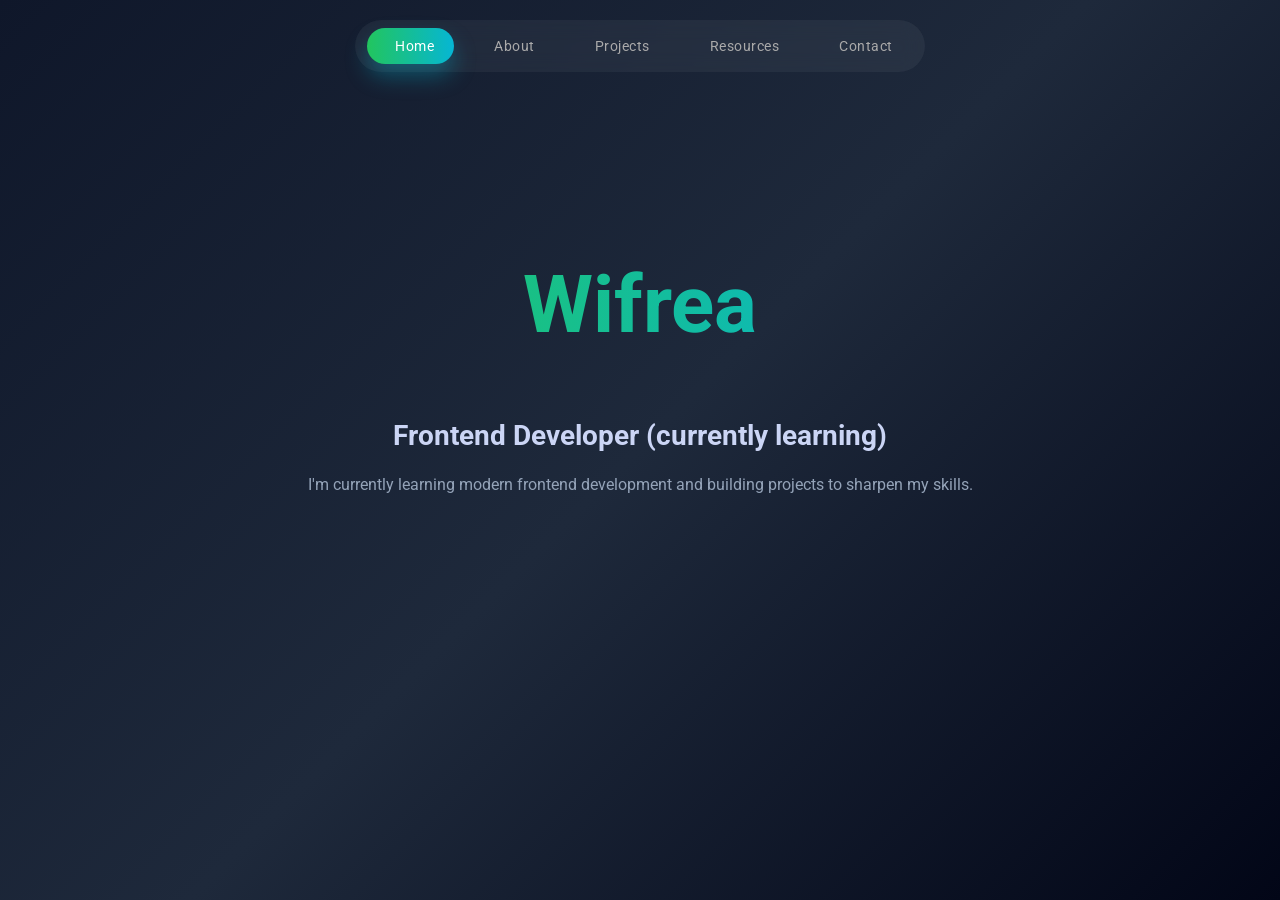
<file: index.html>
<!DOCTYPE html>
<html lang="en">
<head>
    <meta charset="UTF-8" />
    <meta name="viewport" content="width=device-width, initial-scale=1.0" />
    <title>Home</title>

    <link rel="icon" type="image/jpeg" href="assets/svg/pfp.jpg" />

    <link href="https://fonts.googleapis.com/css2?family=Material+Symbols+Outlined" rel="stylesheet" />
    <link rel="stylesheet" href="./styles.css" />

    <link href="https://fonts.googleapis.com/css2?family=Roboto:wght@400;700&display=swap" rel="stylesheet" />
    
    <link rel="preconnect" href="https://fonts.googleapis.com" />
    <link rel="preconnect" href="https://fonts.gstatic.com" crossorigin />

    <link href="https://fonts.googleapis.com/css2?family=Roboto:ital,wght@0,100..900;1,100..900&display=swap" rel="stylesheet" />

    <style>
        @import url('https://fonts.googleapis.com/css2?family=Roboto:ital,wght@0,100..900;1,100..900&display=swap');
    </style>
</head>

<body>
    <section class="hero">
    <nav class="navbar">
        <a href="./index.html" class="nav-button active">
            <span class="material-symbols-outlined"></span> Home
        </a>

        <a href="./pages/about.html" class="nav-button">
            <span class="material-symbols-outlined"></span> About
        </a>

        <a href="./pages/projects.html" class="nav-button">
            <span class="material-symbols-outlined"></span> Projects
        </a>

        <a href="./pages/resources.html" class="nav-button">
            <span class="material-symbols-outlined"></span> Resources
        </a>

        <a href="./pages/contact.html" class="nav-button">
            <span class="material-symbols-outlined"></span> Contact
        </a>
    </nav>
    <div class="hero-content">
        <h1>Wifrea</h1>
        <h2>Frontend Developer (currently learning)</h2>
        <p>
            I'm currently learning modern frontend development and building projects to sharpen my skills.
        </p>
    </div>
    </section>
</body>
</html>
</file>
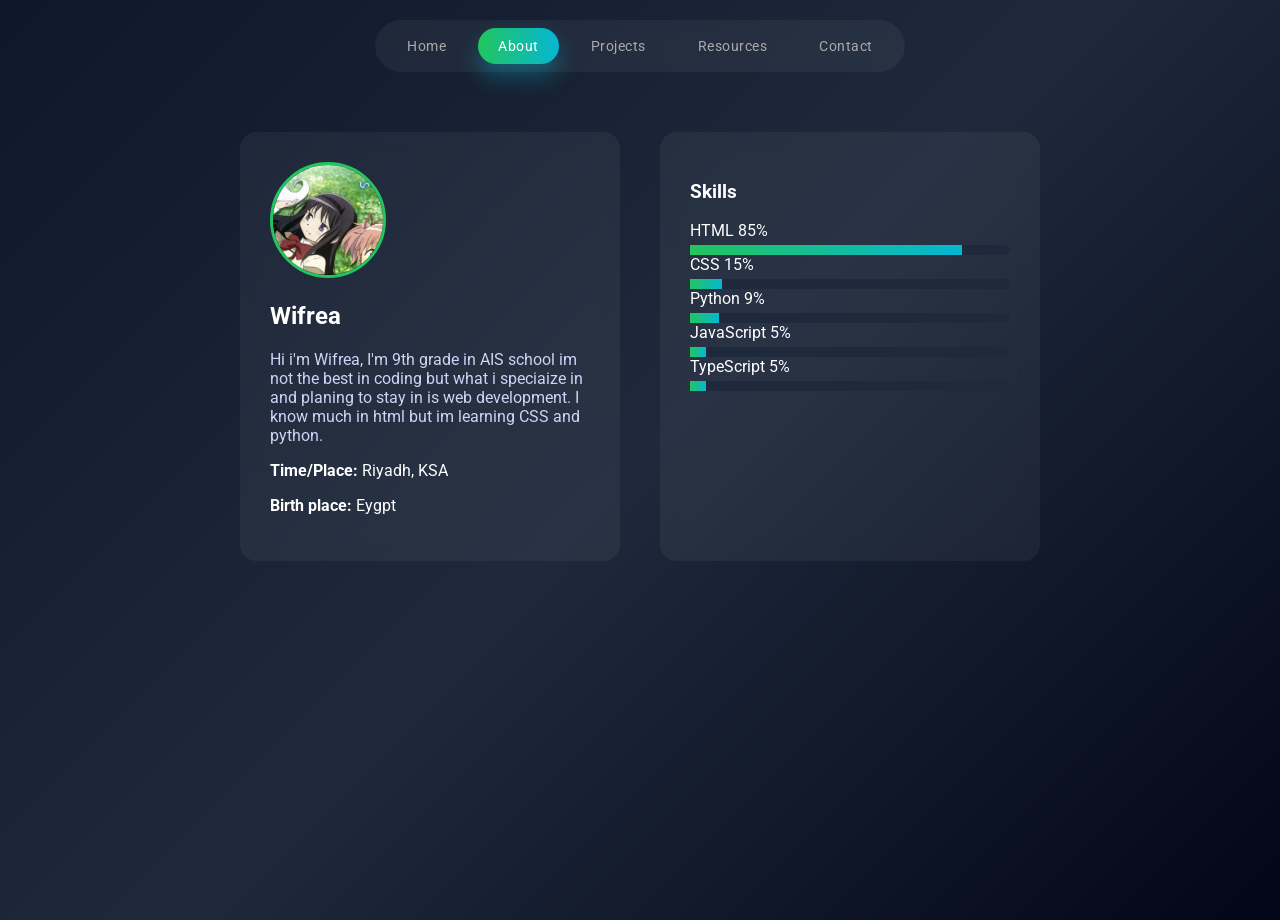
<file: pages/about.html>
<!DOCTYPE html>
<html lang="en">
<head>
    <meta charset="UTF-8">
    <meta name="viewport" content="width=device-width, initial-scale=1.0">
    <title>About Me</title>

    <link rel="stylesheet" href="../styles.css">
    <link rel="icon" type="image/jpeg" href="assets/svg/pfp.jpg">

    <link href="https://fonts.googleapis.com/css2?family=Roboto:wght@400;700&display=swap" rel="stylesheet">
</head>

<body class="about-page">

    <div class="navbar">
        <a href="https://srv-gthb.github.io" class="nav-button">Home</a>
        <a href="about.html" class="nav-button active">About</a>
        <a href="projects.html" class="nav-button">Projects</a>
        <a href="resources.html" class="nav-button">Resources</a>
        <a href="contact.html" class="nav-button">Contact</a>
    </div>

    <div class="about-container">

        <div class="profile-card">
            <div class="pfp">
                <img src="../assets/svg/pfp.jpg" alt="Profile Picture">
            </div>

            <h2>Wifrea</h2>

            <p class="bio">
                Hi i'm Wifrea, I'm 9th grade in AIS school im not the best in coding but what i speciaize in and planing to stay in is web development. I know much in html but im learning CSS and python.
            </p>

            <div class="info-text">
                <p><strong>Time/Place:</strong> Riyadh, KSA</p>
                <p><strong>Birth place:</strong> Eygpt</p>
            </div>
        </div>

        <div class="skills-card">
            <h3>Skills</h3>

            <div class="skill">
                <span>HTML 85%</span>
                <div class="bar">
                    <div class="progress" style="width: 85%"></div>
                </div>
            </div>

            <div class="skill">
                <span>CSS 15%</span>
                <div class="bar">
                    <div class="progress" style="width: 10%"></div>
                </div>
            </div>

            <div class="skill">
                <span>Python 9%</span>
                <div class="bar">
                    <div class="progress" style="width: 9%"></div>
                </div>
            </div>

             <div class="skill">
                <span>JavaScript 5%</span>
                <div class="bar">
                    <div class="progress" style="width: 5%"></div>
                </div>

            <div class="skill">
                <span>TypeScript 5%</span>
                <div class="bar">
                    <div class="progress" style="width: 5%"></div>
                </div>

        </div>

    </div>

</body>
</html>
</file>
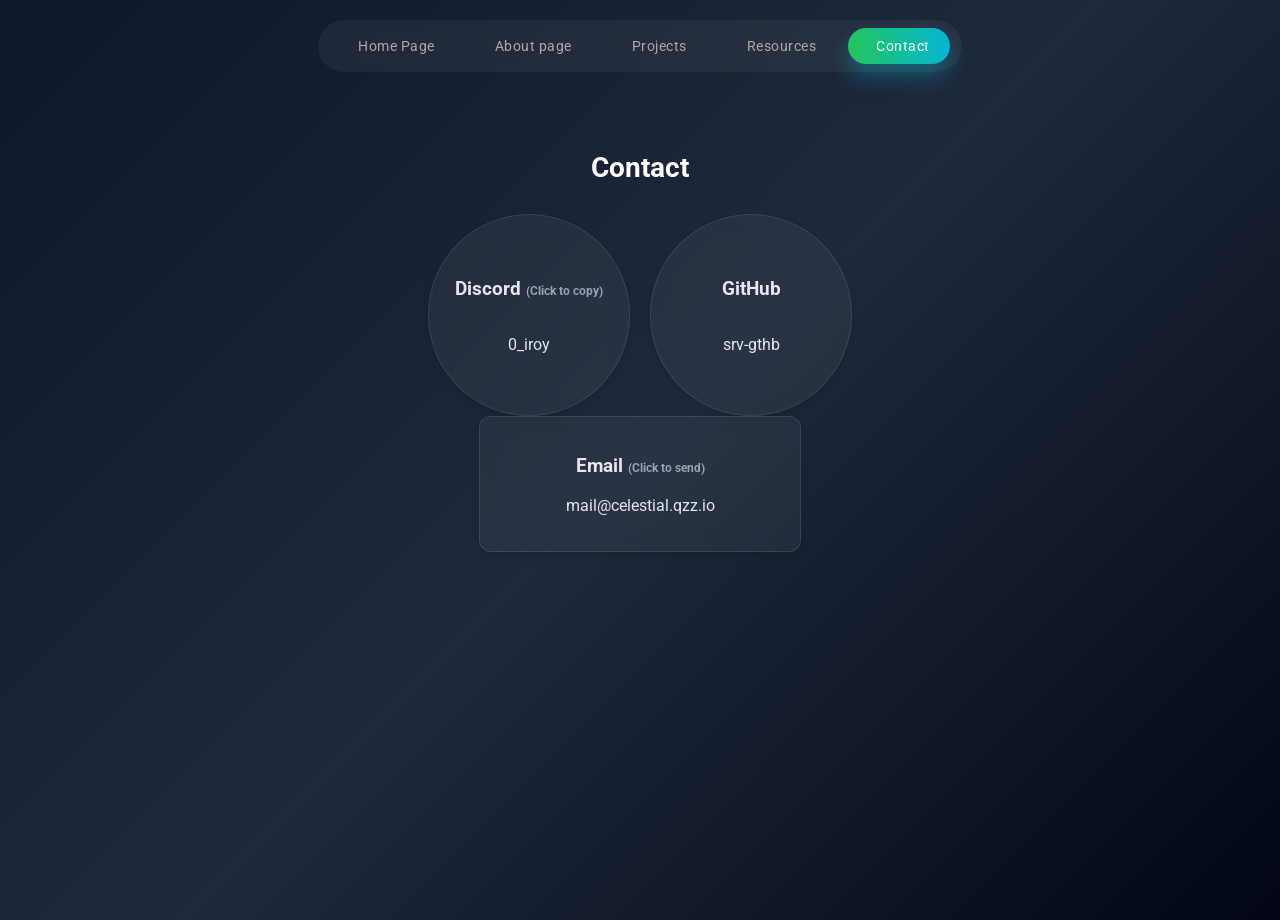
<file: pages/contact.html>
<!DOCTYPE html>
<html lang="en">
<head>
    <meta charset="UTF-8">
    <meta name="viewport" content="width=device-width, initial-scale=1.0">
    <title>Contact</title>

    <link href="https://fonts.googleapis.com/css2?family=Material+Symbols+Outlined" rel="stylesheet" />
    <link rel="stylesheet" href="../styles.css">

    <link href="https://fonts.googleapis.com/css2?family=Roboto:wght@400;700&display=swap" rel="stylesheet">
    
    <link rel="preconnect" href="https://fonts.googleapis.com">
    <link rel="preconnect" href="https://fonts.gstatic.com" crossorigin>
    
    <link href="https://fonts.googleapis.com/css2?family=Roboto:ital,wght@0,100..900;1,100..900&display=swap" rel="stylesheet">

    <style>
        @import url('https://fonts.googleapis.com/css2?family=Roboto:ital,wght@0,100..900;1,100..900&display=swap');
    </style>
</head>

<body class="contact-page">
    <div class="navbar">
        <a href="https://srv-gthb.github.io" class="nav-button">
            <span class="material-symbols-outlined"></span> Home Page
        </a>

        <a href="about.html" class="nav-button">
            <span class="material-symbols-outlined"></span> About page
        </a>
        
        <a href="projects.html" class="nav-button">
            <span class="material-symbols-outlined"></span> Projects
        </a>

        <a href="resources.html" class="nav-button">
            <span class="material-symbols-outlined"></span> Resources
        </a>

        <a href="contact.html" class="nav-button active">
            <span class="material-symbols-outlined"></span> Contact
        </a>
    </div>

    <div class="contact-container">
        <h1 class="contact-title">Contact</h1>

        <div class="circle-row">
            <div class="contact-circle" onclick="copyDiscord()" style="cursor: pointer;">
                <h3>Discord <span class="action-text">(Click to copy)</span></h3>
                <p>0_iroy</p>
            </div>

            <a href="https://github.com/srv-gthb" target="_blank" class="contact-circle link-item">
                <h3>GitHub</h3>
                <p>srv-gthb</p>
            </a>
        </div>

        <div class="rectangle-row">
            <a href="mailto:mail@celestial.qzz.io" class="contact-rectangle link-item">
                <h3>Email <span class="action-text">(Click to send)</span></h3>
                <p>mail@celestial.qzz.io</p>
            </a>
        </div>
    </div>

    <script>
        function copyDiscord() {
            // Get the text from the paragraph
            const text = "0_iroy";

            // Copy to clipboard
            navigator.clipboard.writeText(text).then(() => {
                alert("Discord username copied: " + text);
            }).catch(err => {
                console.error('Failed to copy: ', err);
            });
        }
    </script>
</body>
</html>
</file>
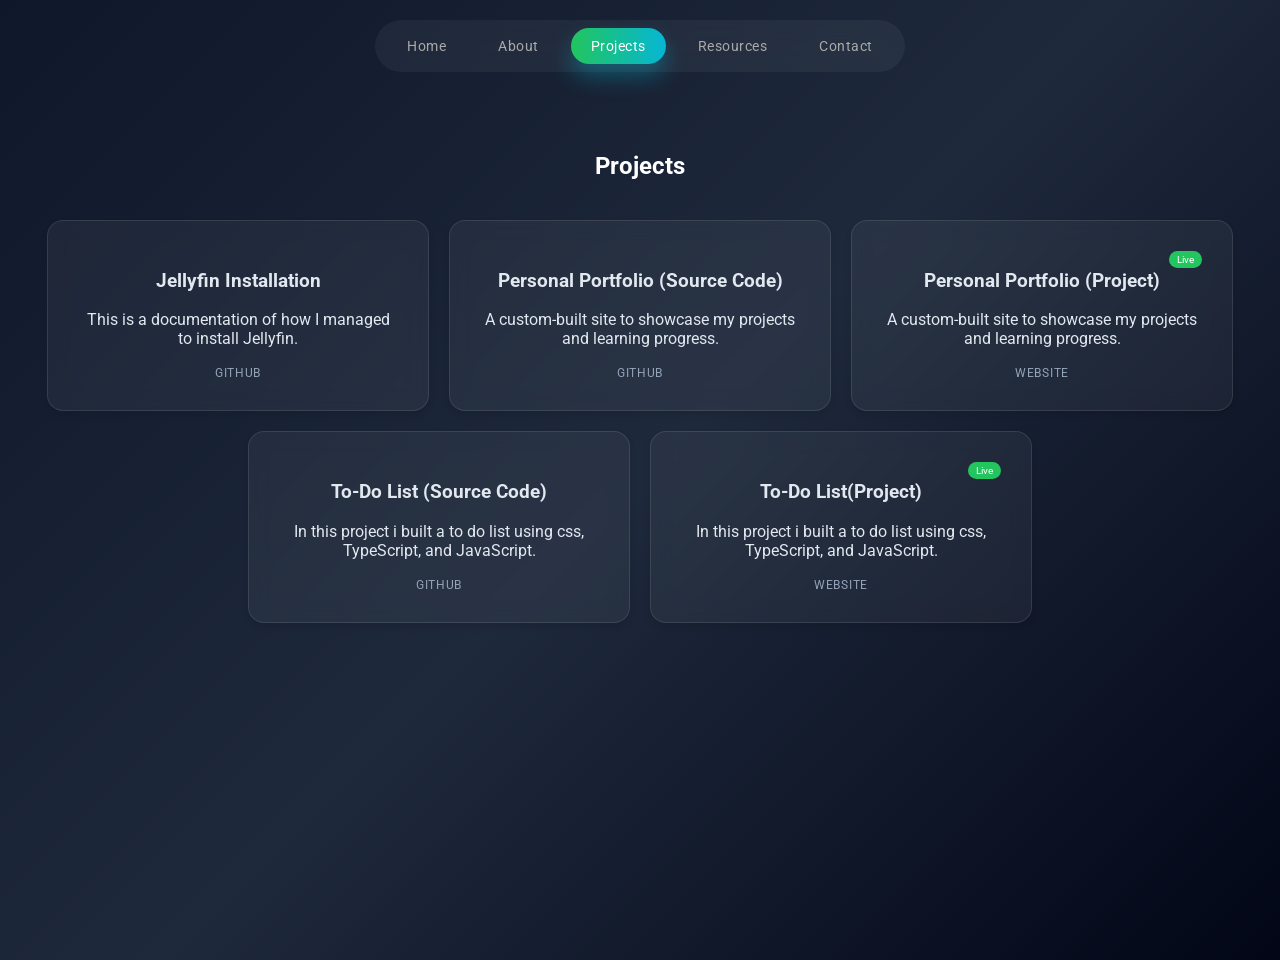
<file: pages/projects.html>
<!DOCTYPE html>
<html lang="en">
<head>
  <meta charset="UTF-8" />
    <meta name="viewport" content="width=device-width, initial-scale=1.0" />
    <title>Projects</title>

    <link rel="icon" type="image/jpeg" href="assets/svg/pfp.jpg" />

    <link href="https://fonts.googleapis.com/css2?family=Material+Symbols+Outlined" rel="stylesheet" />
    <link rel="stylesheet" href="../styles.css" />

    <link href="https://fonts.googleapis.com/css2?family=Roboto:wght@400;700&display=swap" rel="stylesheet" />
    
    <link rel="preconnect" href="https://fonts.googleapis.com" />
    <link rel="preconnect" href="https://fonts.gstatic.com" crossorigin />

    <link href="https://fonts.googleapis.com/css2?family=Roboto:ital,wght@0,100..900;1,100..900&display=swap" rel="stylesheet" />

    <style>
        @import url('https://fonts.googleapis.com/css2?family=Roboto:ital,wght@0,100..900;1,100..900&display=swap');
    </style>
<body class="projects-page">

    <div class="navbar">
        <a href="https://portfolio.celestial.qzz.io" class="nav-button">Home</a>
        <a href="about.html" class="nav-button">About</a>
        <a href="projects.html" class="nav-button active">Projects</a>
        <a href="resources.html" class="nav-button">Resources</a>
        <a href="contact.html" class="nav-button">Contact</a>
    </div>

    <div class="projects-container">
        <h2 class="project-title">Projects</h2>

        <div class="projects-grid">
            <a href="https://github.com/srv-gthb/Dcmty-Jellyfin" class="project-card">
                <h3>Jellyfin Installation</h3>
                <p>This is a documentation of how I managed to install Jellyfin.</p>
                <div class="card-source">GitHub</div>
            </a>

            <a href="https://github.com/srv-gthb/portfolio" class="project-card">
                <h3>Personal Portfolio (Source Code)</h3>
                <p>A custom-built site to showcase my projects and learning progress.</p>
                <div class="card-source">Github</div>
            </a>
             
            <a href="https://portfolio.celestial.qzz.io/" class="project-card">
                <span class="status-badge">Live</span>
                <h3>Personal Portfolio (Project)</h3>
                <p>A custom-built site to showcase my projects and learning progress.</p>
                <div class="card-source">Website</div>
            </a>
            
            <a href="https://github.com/srv-gthb/To-Do-List" class="project-card">
                <h3>To-Do List (Source Code)</h3>
                <p>In this project i built a to do list using css, TypeScript, and JavaScript.</p>
                <div class="card-source">Github</div>
            </a>
             
            <a href="https://todo.celestial.qzz.io/" class="project-card">
                <span class="status-badge">Live</span>
                <h3>To-Do List(Project)</h3>
                <p> In this project i built a to do list using css, TypeScript, and JavaScript.</p>
                <div class="card-source">Website</div>
            </a>
        </div>
    </div>

</body>
</html>
</file>
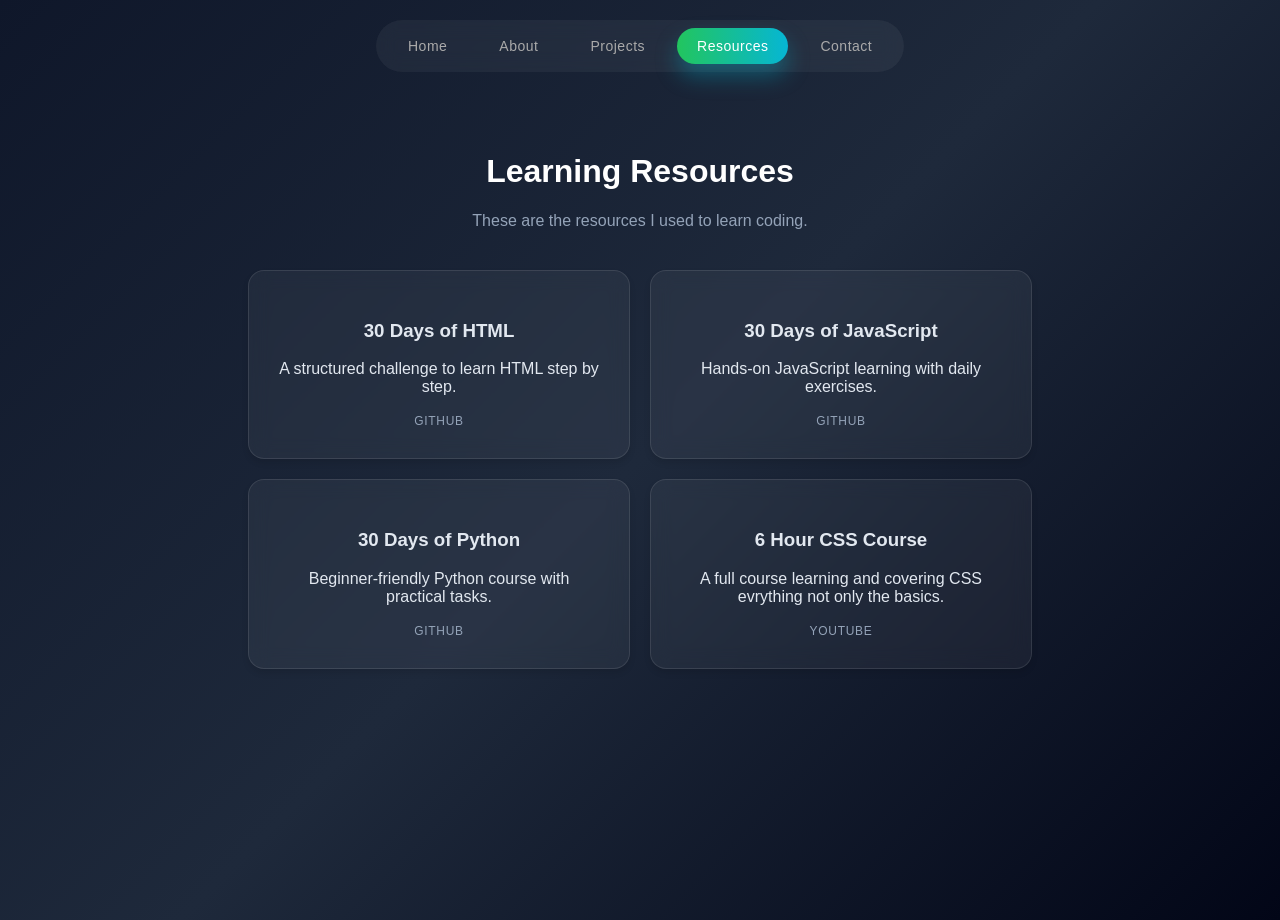
<file: pages/resources.html>
<!DOCTYPE html>
<html lang="en">
<head>
    <meta charset="UTF-8">
    <meta name="viewport" content="width=device-width, initial-scale=1.0">
    <title>Resources</title>

    <link rel="stylesheet" href="../styles.css">
</head>

<body class="resources-page">

    <div class="navbar">
        <a href="../index.html" class="nav-button">Home</a>
        <a href="about.html" class="nav-button">About</a>
        <a href="projects.html" class="nav-button">Projects</a>
        <a href="resources.html" class="nav-button active">Resources</a>
        <a href="contact.html" class="nav-button">Contact</a>
    </div>

    <div class="resources-container">
        <h1>Learning Resources</h1>
        <p class="resources-sub">
            These are the resources I used to learn coding.
        </p>

        <div class="resources-grid">

            <a href="https://github.com/Asabeneh/30-Days-Of-HTML" target="_blank" class="resource-card">
                <h3>30 Days of HTML</h3>
                <p>A structured challenge to learn HTML step by step.</p>
                <div class="card-source">GitHub</div>
            </a>

            <a href="https://github.com/Asabeneh/30-Days-Of-JavaScript" target="_blank" class="resource-card">
                <h3>30 Days of JavaScript</h3>
                <p>Hands-on JavaScript learning with daily exercises.</p>
                <div class="card-source">GitHub</div>
            </a>

            <a href="https://github.com/Asabeneh/30-Days-Of-Python" target="_blank" class="resource-card">
                <h3>30 Days of Python</h3>
                <p>Beginner-friendly Python course with practical tasks.</p>
                <div class="card-source">GitHub</div>
            </a>

            <a href="https://www.youtube.com/watch?v=G3e-cpL7ofc" target="_blank" class="resource-card">
                <h3>6 Hour CSS Course</h3>
                <p>A full course learning and covering CSS evrything not only the basics.</p>
                <div class="card-source">YouTube</div>
            </a>

        </div>
    </div>

</body>
</html>
</file>
<file: styles.css>
/* Font */
body {
    margin: 0;
    padding: 0;
    font-family: 'Roboto', Arial, sans-serif;
}

/* ================= NAVBAR ================= */
.navbar {
    display: flex;
    justify-content: center;
    gap: 12px;
    margin-top: 20px;

    background: rgba(255, 255, 255, 0.05);
    padding: 8px 12px;
    border-radius: 50px;
    backdrop-filter: blur(10px);
    width: fit-content;
    margin-left: auto;
    margin-right: auto;
}

.nav-button {
    display: inline-flex;
    align-items: center;
    gap: 8px;

    padding: 10px 20px;
    border-radius: 20px;

    text-decoration: none;
    color: #aaa;
    font-size: 14px;
    letter-spacing: 0.5px;

    transition: background 250ms ease, color 250ms ease, transform 250ms ease, box-shadow 250ms ease;
}

.nav-button:hover {
    color: white;
    background: rgba(255, 255, 255, 0.12);
    transform: translateY(-2px);
    box-shadow: 0 10px 18px rgba(0, 0, 0, 0.25);
}

.nav-button:focus-visible {
    outline: 2px solid rgba(34, 197, 94, 0.8);
    outline-offset: 4px;
}

.nav-button.active {
    background: linear-gradient(90deg, #22c55e, #06b6d4);
    color: white;
    box-shadow: 0 12px 22px rgba(6, 182, 212, 0.35);
}

/* ================= HERO ================= */
.hero {
    height: 100vh;
    background: linear-gradient(135deg, #0f172a, #1e293b, #020617);
    color: white;
    display: flex;
    flex-direction: column;
    align-items: center;
}

.hero-content {
    text-align: center;
    margin-top: 120px;
    max-width: 700px;
}

.hero h1 {
    font-size: 80px;
    background: linear-gradient(90deg, #22c55e, #06b6d4);
    -webkit-background-clip: text;
    -webkit-text-fill-color: transparent;
}

.hero h2 {
    font-size: 28px;
    color: #cbd5f5;
    margin-top: 10px;
}

.hero p {
    margin-top: 20px;
    color: #94a3b8;
}

/* ================= BUTTONS ================= */
.buttons {
    margin-top: 30px;
    display: flex;
    justify-content: center;
    gap: 15px;
}

.btn {
    padding: 12px 24px;
    border-radius: 30px;
    border: 1px solid #334155;
    text-decoration: none;
    color: white;
    transition: 0.3s;
}

.btn:hover {
    transform: translateY(-3px);
}

.github:hover {
    border-color: #22c55e;
    color: #22c55e;
}

.discord:hover {
    border-color: #5865F2;
    color: #5865F2;
}

.contact {
    background: linear-gradient(90deg, #22c55e, #06b6d4);
    border: none;
}

/* ================= PROJECTS PAGE ================= */
.projects-page {
    background: linear-gradient(135deg, #0f172a, #1e293b, #020617);
    min-height: 100vh;
    color: white;
    display: flex;
    flex-direction: column;
    align-items: center;
    padding-bottom: 60px;
}

.projects-container {
    max-width: 1200px;
    width: 100%;
    padding: 60px 20px;
    text-align: center;
}

/* Make project cards match About/Contact cards */
.project-card {
    width: 320px;
    padding: 30px;
    border-radius: 16px;
    background: rgba(255, 255, 255, 0.05);
    border: 1px solid rgba(255,255,255,0.1);
    backdrop-filter: blur(10px);
    text-decoration: none;
    color: #e2e8f0;
    transition: 0.25s;
    box-shadow: 0 4px 6px rgba(0,0,0,0.1);
}

.project-card:hover {
    transform: translateY(-5px);
    border-color: #22c55e;
    color: #22c55e;
}

.card-source {
    margin-top: 18px;
    font-size: 12px;
    color: #94a3b8;
    text-transform: uppercase;
    letter-spacing: 0.7px;
}

.projects-grid {
    display: flex;
    flex-wrap: wrap;
    justify-content: center;
    gap: 20px;
    margin-top: 40px;
}

/* Status badge */
.status-badge {
    background-color: #22c55e;
    color: white;
    font-size: 10px;
    padding: 3px 8px;
    border-radius: 10px;
    float: right;
}

/* ================= RESOURCES PAGE ================= */
.resources-page {
    background: linear-gradient(135deg, #0f172a, #1e293b, #020617);
    min-height: 100vh;
    color: white;
}

.resources-container {
    max-width: 1000px;
    margin: 0 auto;
    padding: 60px 20px;
    text-align: center;
}

.resources-sub {
    margin-top: 8px;
    color: #94a3b8;
}

.resources-grid {
    display: flex;
    flex-wrap: wrap;
    justify-content: center;
    gap: 20px;
    margin-top: 40px;
}

.resource-card {
    width: 320px;
    padding: 30px;
    border-radius: 16px;
    background: rgba(255, 255, 255, 0.05);
    border: 1px solid rgba(255,255,255,0.1);
    backdrop-filter: blur(10px);
    text-decoration: none;
    color: #e2e8f0;
    transition: 0.25s;
    box-shadow: 0 4px 6px rgba(0,0,0,0.1);
}

.resource-card:hover {
    transform: translateY(-5px);
    border-color: #22c55e;
    color: #22c55e;
}

/* ================= CONTACT ================= */
.contact-page {
    background: linear-gradient(135deg, #0f172a, #1e293b, #020617);
    min-height: 100vh;
    color: white;
}

.contact-container {
    text-align: center;
    padding: 60px 20px;
}

.contact-title {
    font-size: 28px;
    margin-bottom: 30px;
    color: white;
}

.circle-row,
.rectangle-row {
    display: flex;
    justify-content: center;
    gap: 20px;
    flex-wrap: wrap;
}

/* Cards */
.contact-circle,
.contact-rectangle {
    background: rgba(255, 255, 255, 0.05);
    border: 1px solid rgba(255,255,255,0.1);
    backdrop-filter: blur(10px);

    color: #e2e8f0;
    text-decoration: none;

    transition: 0.25s;
    box-shadow: 0 4px 6px rgba(0,0,0,0.1);
}

/* Circle */
.contact-circle {
    width: 200px;
    height: 200px;
    border-radius: 50%;

    display: flex;
    align-items: center;
    justify-content: center;
    flex-direction: column;
}

/* Rectangle */
.contact-rectangle {
    width: 280px;
    padding: 20px;
    border-radius: 12px;
}

/* Hover */
.contact-circle:hover,
.contact-rectangle:hover {
    transform: translateY(-5px);
    border-color: #22c55e;
    color: #22c55e;
}

/* Small text */
.action-text {
    font-size: 12px;
    color: #94a3b8;
}

/* ================= ABOUT ================= */
.about-page {
    background: linear-gradient(135deg, #0f172a, #1e293b, #020617);
    min-height: 100vh;
    color: white;
}

.about-container {
    display: flex;
    justify-content: center;
    gap: 40px;
    padding: 60px 20px;
    flex-wrap: wrap;
}

/* Cards */
.profile-card,
.skills-card {
    background: rgba(255, 255, 255, 0.05);
    padding: 30px;
    border-radius: 16px;
    width: 320px;
    backdrop-filter: blur(10px);
}

/* Profile */
.pfp img {
    width: 110px;
    height: 110px;
    border-radius: 50%;
    border: 3px solid #22c55e;
}

.bio {
    color: #cbd5f5;
}

/* Skills */
.bar {
    height: 10px;
    background: #1e293b;
    border-radius: 10px;
    margin-top: 5px;
}

.progress {
    height: 100%;
    background: linear-gradient(90deg, #22c55e, #06b6d4);
}
</file>
